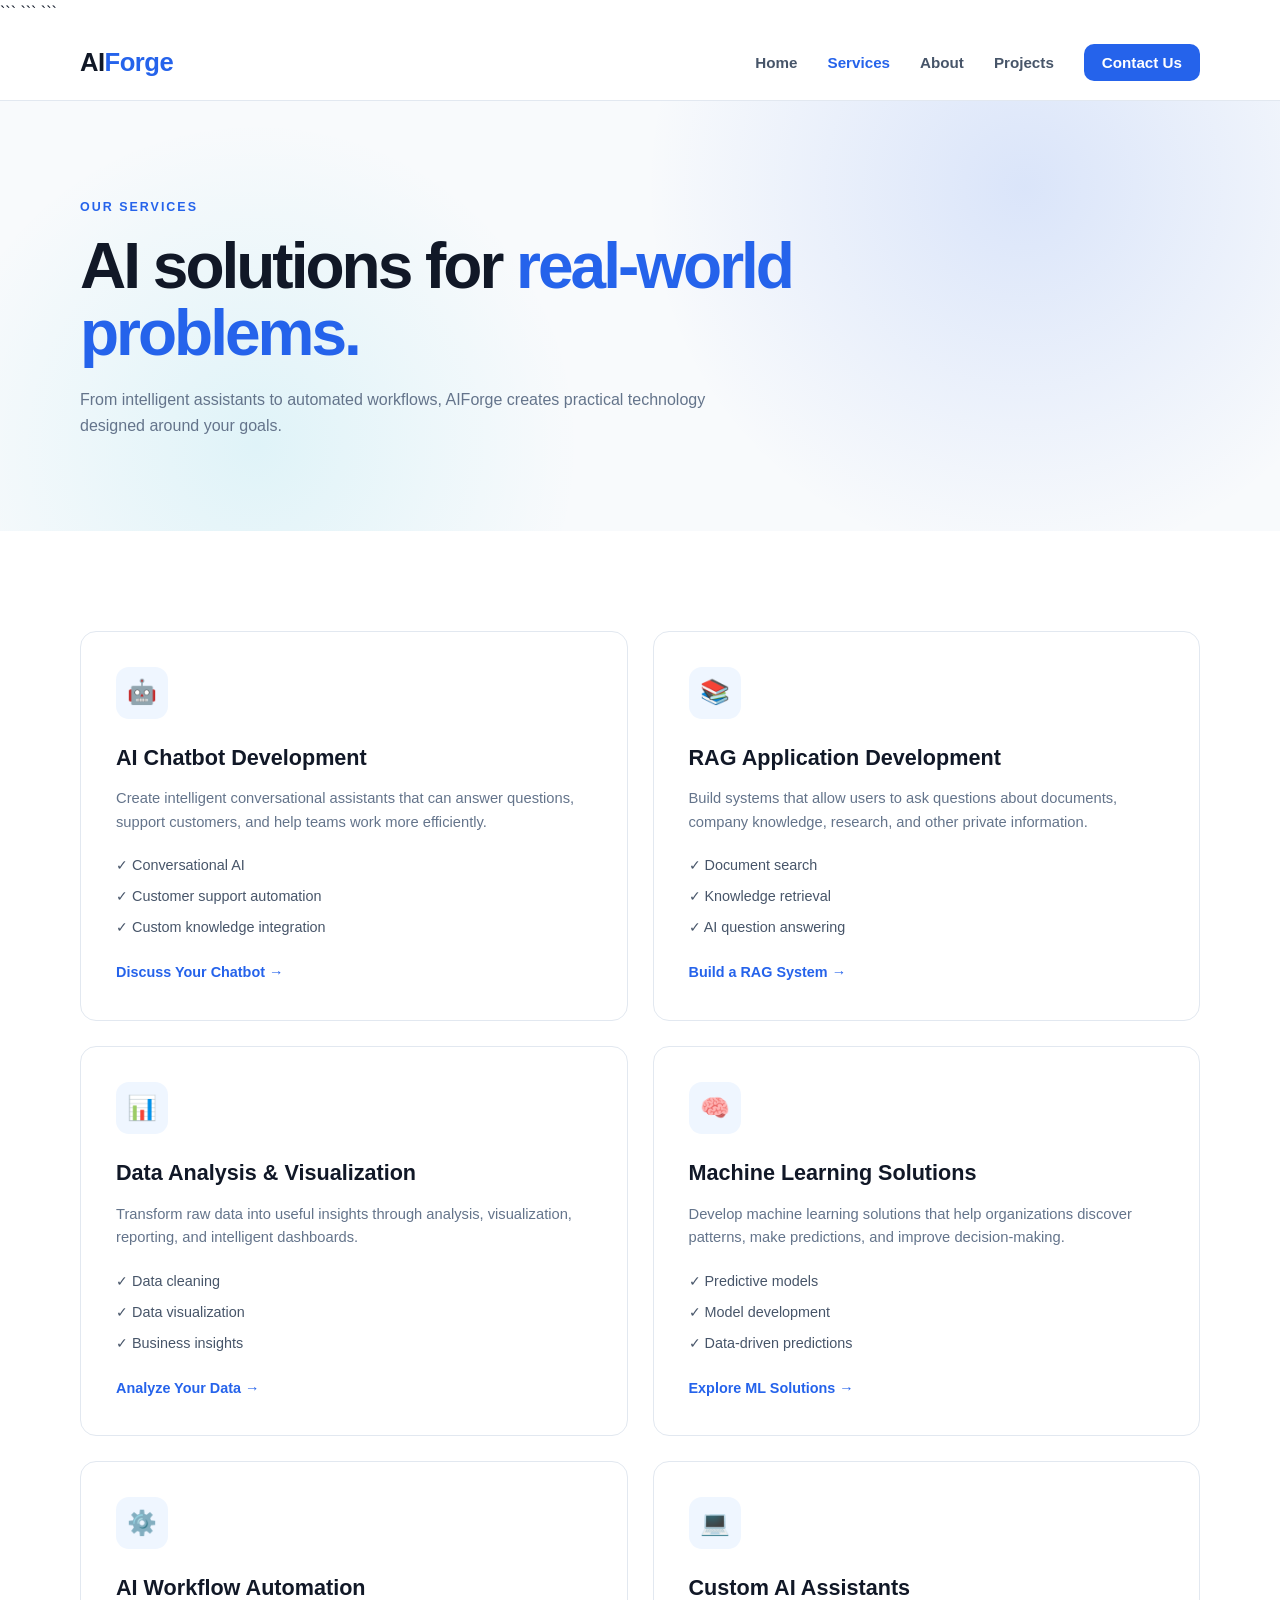
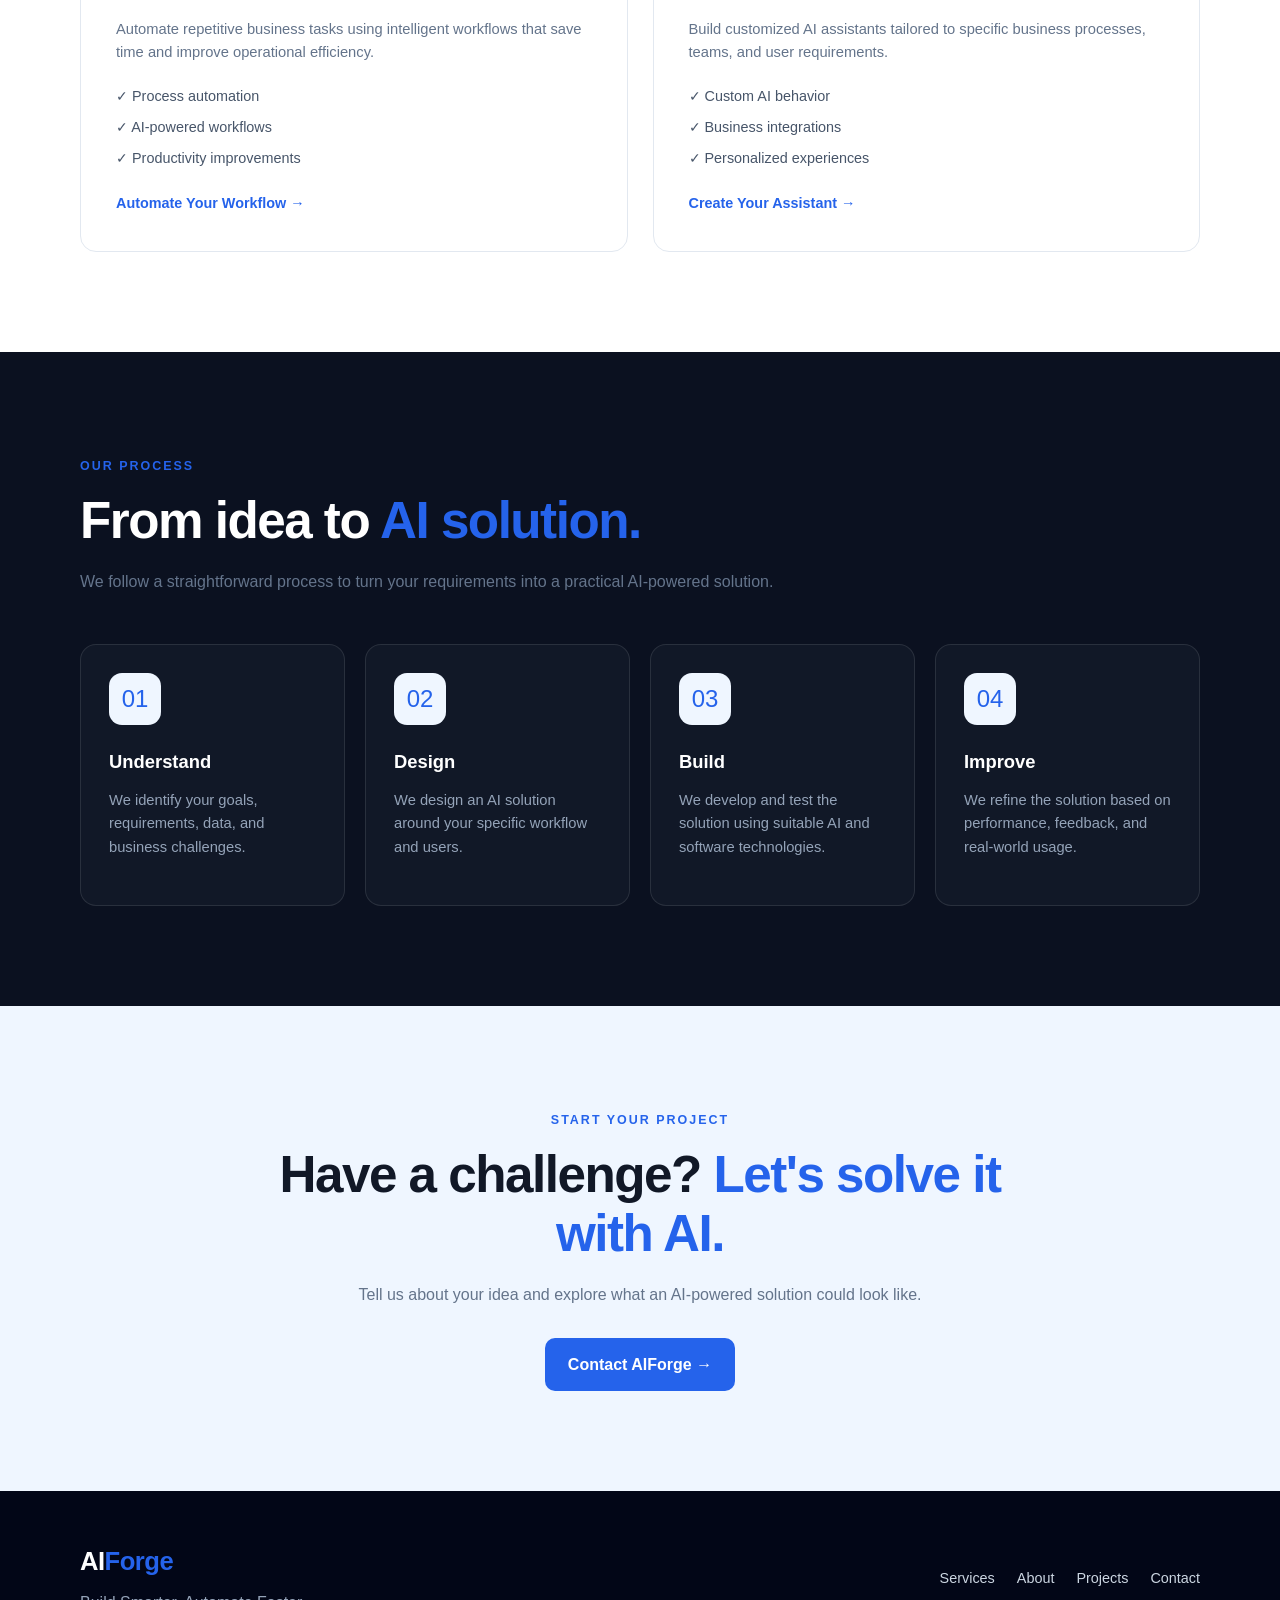
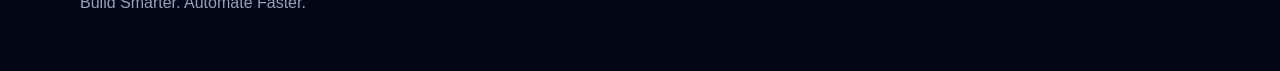
<file: services.html>
<!DOCTYPE html>

<html lang="en">
<head>
    <meta charset="UTF-8">
    <meta name="viewport" content="width=device-width, initial-scale=1.0">

```
<title>Services | AIForge</title>

<meta
    name="description"
    content="Explore AIForge AI development, RAG, data analysis, machine learning and automation services."
>

<link rel="stylesheet" href="css/style.css">
```

</head>

<body>

```
<!-- Navigation -->
<header class="header">
    <nav class="navbar container">

        <a href="index.html" class="logo">
            AI<span>Forge</span>
        </a>

        <button
            class="menu-toggle"
            id="menuToggle"
            aria-label="Toggle navigation menu"
            aria-expanded="false"
        >
            ☰
        </button>

        <ul class="nav-links" id="navLinks">

            <li>
                <a href="index.html">Home</a>
            </li>

            <li>
                <a href="services.html" class="active">Services</a>
            </li>

            <li>
                <a href="about.html">About</a>
            </li>

            <li>
                <a href="projects.html">Projects</a>
            </li>

            <li>
                <a href="contact.html" class="nav-cta">Contact Us</a>
            </li>

        </ul>

    </nav>
</header>


<main>

    <!-- Page Hero -->
    <section class="hero page-hero">

        <div class="container">

            <div class="section-heading">

                <span class="section-label">
                    OUR SERVICES
                </span>

                <h1>
                    AI solutions for
                    <span>real-world problems.</span>
                </h1>

                <p>
                    From intelligent assistants to automated workflows,
                    AIForge creates practical technology designed around
                    your goals.
                </p>

            </div>

        </div>

    </section>


    <!-- Services -->
    <section class="section">

        <div class="container">

            <div class="service-grid service-grid-large">

                <!-- Service 1 -->
                <article class="service-card service-card-large">

                    <div class="service-icon">
                        🤖
                    </div>

                    <h3>
                        AI Chatbot Development
                    </h3>

                    <p>
                        Create intelligent conversational assistants
                        that can answer questions, support customers,
                        and help teams work more efficiently.
                    </p>

                    <ul class="feature-list">
                        <li>✓ Conversational AI</li>
                        <li>✓ Customer support automation</li>
                        <li>✓ Custom knowledge integration</li>
                    </ul>

                    <a href="contact.html">
                        Discuss Your Chatbot →
                    </a>

                </article>


                <!-- Service 2 -->
                <article class="service-card service-card-large">

                    <div class="service-icon">
                        📚
                    </div>

                    <h3>
                        RAG Application Development
                    </h3>

                    <p>
                        Build systems that allow users to ask questions
                        about documents, company knowledge, research,
                        and other private information.
                    </p>

                    <ul class="feature-list">
                        <li>✓ Document search</li>
                        <li>✓ Knowledge retrieval</li>
                        <li>✓ AI question answering</li>
                    </ul>

                    <a href="contact.html">
                        Build a RAG System →
                    </a>

                </article>


                <!-- Service 3 -->
                <article class="service-card service-card-large">

                    <div class="service-icon">
                        📊
                    </div>

                    <h3>
                        Data Analysis & Visualization
                    </h3>

                    <p>
                        Transform raw data into useful insights through
                        analysis, visualization, reporting, and
                        intelligent dashboards.
                    </p>

                    <ul class="feature-list">
                        <li>✓ Data cleaning</li>
                        <li>✓ Data visualization</li>
                        <li>✓ Business insights</li>
                    </ul>

                    <a href="contact.html">
                        Analyze Your Data →
                    </a>

                </article>


                <!-- Service 4 -->
                <article class="service-card service-card-large">

                    <div class="service-icon">
                        🧠
                    </div>

                    <h3>
                        Machine Learning Solutions
                    </h3>

                    <p>
                        Develop machine learning solutions that help
                        organizations discover patterns, make predictions,
                        and improve decision-making.
                    </p>

                    <ul class="feature-list">
                        <li>✓ Predictive models</li>
                        <li>✓ Model development</li>
                        <li>✓ Data-driven predictions</li>
                    </ul>

                    <a href="contact.html">
                        Explore ML Solutions →
                    </a>

                </article>


                <!-- Service 5 -->
                <article class="service-card service-card-large">

                    <div class="service-icon">
                        ⚙️
                    </div>

                    <h3>
                        AI Workflow Automation
                    </h3>

                    <p>
                        Automate repetitive business tasks using
                        intelligent workflows that save time and improve
                        operational efficiency.
                    </p>

                    <ul class="feature-list">
                        <li>✓ Process automation</li>
                        <li>✓ AI-powered workflows</li>
                        <li>✓ Productivity improvements</li>
                    </ul>

                    <a href="contact.html">
                        Automate Your Workflow →
                    </a>

                </article>


                <!-- Service 6 -->
                <article class="service-card service-card-large">

                    <div class="service-icon">
                        💻
                    </div>

                    <h3>
                        Custom AI Assistants
                    </h3>

                    <p>
                        Build customized AI assistants tailored to
                        specific business processes, teams, and user
                        requirements.
                    </p>

                    <ul class="feature-list">
                        <li>✓ Custom AI behavior</li>
                        <li>✓ Business integrations</li>
                        <li>✓ Personalized experiences</li>
                    </ul>

                    <a href="contact.html">
                        Create Your Assistant →
                    </a>

                </article>

            </div>

        </div>

    </section>


    <!-- Process -->
    <section class="section section-dark">

        <div class="container">

            <div class="section-heading">

                <span class="section-label">
                    OUR PROCESS
                </span>

                <h2>
                    From idea to
                    <span>AI solution.</span>
                </h2>

                <p>
                    We follow a straightforward process to turn your
                    requirements into a practical AI-powered solution.
                </p>

            </div>


            <div class="service-grid process-grid">

                <div class="service-card">
                    <div class="service-icon">01</div>

                    <h3>Understand</h3>

                    <p>
                        We identify your goals, requirements, data,
                        and business challenges.
                    </p>
                </div>


                <div class="service-card">
                    <div class="service-icon">02</div>

                    <h3>Design</h3>

                    <p>
                        We design an AI solution around your specific
                        workflow and users.
                    </p>
                </div>


                <div class="service-card">
                    <div class="service-icon">03</div>

                    <h3>Build</h3>

                    <p>
                        We develop and test the solution using suitable
                        AI and software technologies.
                    </p>
                </div>


                <div class="service-card">
                    <div class="service-icon">04</div>

                    <h3>Improve</h3>

                    <p>
                        We refine the solution based on performance,
                        feedback, and real-world usage.
                    </p>
                </div>

            </div>

        </div>

    </section>


    <!-- CTA -->
    <section class="cta-section">

        <div class="container cta-content">

            <span class="section-label">
                START YOUR PROJECT
            </span>

            <h2>
                Have a challenge?
                <span>Let's solve it with AI.</span>
            </h2>

            <p>
                Tell us about your idea and explore what an AI-powered
                solution could look like.
            </p>

            <a href="contact.html" class="btn btn-primary">
                Contact AIForge →
            </a>

        </div>

    </section>

</main>


<!-- Footer -->
<footer class="footer">

    <div class="container footer-content">

        <div>

            <a href="index.html" class="logo">
                AI<span>Forge</span>
            </a>

            <p>
                Build Smarter. Automate Faster.
            </p>

        </div>


        <div class="footer-links">

            <a href="services.html">Services</a>
            <a href="about.html">About</a>
            <a href="projects.html">Projects</a>
            <a href="contact.html">Contact</a>

        </div>

    </div
</file>
<file: css/style.css>
* {
  margin: 0;
  padding: 0;
  box-sizing: border-box;
  }

:root {
--primary: #2563eb;
--primary-dark: #1d4ed8;
--accent: #06b6d4;
--dark: #0b1120;
--dark-card: #111827;
--text: #111827;
--muted: #64748b;
--light: #f8fafc;
--white: #ffffff;
--border: #e2e8f0;
--radius: 16px;
}

html {
scroll-behavior: smooth;
}

body {
font-family: Arial, Helvetica, sans-serif;
background: var(--white);
color: var(--text);
line-height: 1.6;
}

a {
text-decoration: none;
color: inherit;
}

button,
input,
textarea,
select {
font: inherit;
}

.container {
width: min(1120px, 92%);
margin: 0 auto;
}

/* =========================
NAVIGATION
========================= */

.header {
position: sticky;
top: 0;
z-index: 1000;
background: rgba(255, 255, 255, 0.95);
border-bottom: 1px solid var(--border);
backdrop-filter: blur(10px);
}

.navbar {
min-height: 74px;
display: flex;
align-items: center;
justify-content: space-between;
}

.logo {
font-size: 1.6rem;
font-weight: 800;
letter-spacing: -0.5px;
}

.logo span {
color: var(--primary);
}

.nav-links {
display: flex;
align-items: center;
gap: 30px;
list-style: none;
}

.nav-links a {
color: #475569;
font-size: 0.95rem;
font-weight: 600;
transition: 0.3s ease;
}

.nav-links a:hover,
.nav-links a.active {
color: var(--primary);
}

.nav-links .nav-cta {
background: var(--primary);
color: var(--white);
padding: 10px 18px;
border-radius: 10px;
}

.nav-links .nav-cta:hover {
background: var(--primary-dark);
color: var(--white);
}

.menu-toggle {
display: none;
border: none;
background: transparent;
font-size: 1.7rem;
cursor: pointer;
}

/* =========================
HERO
========================= */

.hero {
min-height: 650px;
display: flex;
align-items: center;
background:
radial-gradient(circle at 80% 20%, rgba(37, 99, 235, 0.14), transparent 35%),
radial-gradient(circle at 20% 80%, rgba(6, 182, 212, 0.10), transparent 30%),
#f8fafc;
}

.hero-content {
display: grid;
grid-template-columns: 1.05fr 0.95fr;
gap: 70px;
align-items: center;
padding: 80px 0;
}

.badge {
display: inline-block;
padding: 8px 14px;
margin-bottom: 22px;
border: 1px solid #bfdbfe;
border-radius: 50px;
background: #eff6ff;
color: var(--primary);
font-size: 0.85rem;
font-weight: 700;
}

.hero h1 {
max-width: 700px;
font-size: clamp(2.8rem, 6vw, 5rem);
line-height: 1.05;
letter-spacing: -3px;
margin-bottom: 25px;
}

.hero h1 span,
.section-heading h2 span,
.two-column h2 span,
.cta-content h2 span {
color: var(--primary);
}

.hero-text > p {
max-width: 620px;
color: var(--muted);
font-size: 1.1rem;
margin-bottom: 32px;
}

.hero-buttons {
display: flex;
flex-wrap: wrap;
gap: 14px;
}

.btn {
display: inline-flex;
align-items: center;
justify-content: center;
padding: 13px 22px;
border-radius: 10px;
font-weight: 700;
transition: 0.3s ease;
border: 1px solid transparent;
}

.btn-primary {
background: var(--primary);
color: var(--white);
}

.btn-primary:hover {
background: var(--primary-dark);
transform: translateY(-2px);
}

.btn-secondary {
background: var(--white);
color: var(--text);
border-color: var(--border);
}

.btn-secondary:hover {
border-color: var(--primary);
color: var(--primary);
}

/* =========================
HERO VISUAL
========================= */

.hero-visual {
display: flex;
justify-content: center;
}

.ai-card {
width: min(400px, 100%);
padding: 30px;
border-radius: 25px;
background: var(--dark);
color: var(--white);
box-shadow: 0 30px 70px rgba(15, 23, 42, 0.22);
transform: rotate(2deg);
}

.ai-card-header {
display: flex;
align-items: center;
gap: 9px;
color: #cbd5e1;
font-size: 0.9rem;
}

.status-dot {
width: 9px;
height: 9px;
background: #22c55e;
border-radius: 50%;
display: inline-block;
}

.ai-orb {
width: 170px;
height: 170px;
margin: 50px auto;
border-radius: 50%;
display: flex;
align-items: center;
justify-content: center;
font-size: 3rem;
font-weight: 900;
background: radial-gradient(circle, #38bdf8, #2563eb 55%, #172554);
box-shadow:
0 0 40px rgba(37, 99, 235, 0.5),
0 0 80px rgba(6, 182, 212, 0.2);
}

.ai-stats {
display: grid;
grid-template-columns: repeat(3, 1fr);
gap: 10px;
}

.ai-stats div {
padding: 13px 8px;
text-align: center;
background: rgba(255, 255, 255, 0.06);
border-radius: 10px;
}

.ai-stats strong {
display: block;
font-size: 1.2rem;
}

.ai-stats small {
color: #94a3b8;
}

/* =========================
SECTIONS
========================= */

.section {
padding: 100px 0;
}

.section-heading {
max-width: 720px;
margin-bottom: 50px;
}

.section-label {
display: inline-block;
margin-bottom: 15px;
color: var(--primary);
font-size: 0.78rem;
font-weight: 800;
letter-spacing: 2px;
}

.section-heading h2,
.two-column h2,
.cta-content h2 {
font-size: clamp(2rem, 4vw, 3.2rem);
line-height: 1.15;
letter-spacing: -1.5px;
margin-bottom: 18px;
}

.section-heading p,
.two-column > div > p,
.cta-content > p {
color: var(--muted);
font-size: 1rem;
}

/* =========================
SERVICES
========================= */

.service-grid {
display: grid;
grid-template-columns: repeat(4, 1fr);
gap: 20px;
}

.service-card {
padding: 28px;
border: 1px solid var(--border);
border-radius: var(--radius);
background: var(--white);
transition: 0.3s ease;
}

.service-card:hover {
transform: translateY(-7px);
border-color: #93c5fd;
box-shadow: 0 18px 40px rgba(15, 23, 42, 0.08);
}

.service-icon {
width: 52px;
height: 52px;
display: flex;
align-items: center;
justify-content: center;
margin-bottom: 22px;
border-radius: 13px;
background: #eff6ff;
font-size: 1.5rem;
}

.service-card h3 {
margin-bottom: 12px;
font-size: 1.15rem;
}

.service-card p {
color: var(--muted);
font-size: 0.92rem;
margin-bottom: 18px;
}

.service-card a {
color: var(--primary);
font-weight: 700;
font-size: 0.9rem;
}

/* =========================
DARK SECTION
========================= */

.section-dark {
background: var(--dark);
color: var(--white);
}

.section-dark .two-column > div > p {
color: #94a3b8;
margin-bottom: 30px;
max-width: 560px;
}

.two-column {
display: grid;
grid-template-columns: 1fr 1fr;
gap: 80px;
align-items: center;
}

.benefits {
display: flex;
flex-direction: column;
gap: 25px;
}

.benefit {
display: flex;
gap: 20px;
padding-bottom: 25px;
border-bottom: 1px solid rgba(255, 255, 255, 0.1);
}

.benefit strong {
color: #60a5fa;
font-size: 0.9rem;
}

.benefit h3 {
margin-bottom: 5px;
}

.benefit p {
color: #94a3b8;
font-size: 0.9rem;
}

/* =========================
CTA
========================= */

.cta-section {
padding: 100px 0;
text-align: center;
background: #eff6ff;
}

.cta-content {
max-width: 750px;
}

.cta-content .section-label {
margin-bottom: 15px;
}

.cta-content > p {
max-width: 600px;
margin: 0 auto 30px;
}

/* =========================
FOOTER
========================= */

.footer {
background: #020617;
color: var(--white);
padding: 50px 0 20px;
}

.footer-content {
display: flex;
justify-content: space-between;
gap: 30px;
padding-bottom: 35px;
}

.footer p {
color: #94a3b8;
margin-top: 8px;
}

.footer-links {
display: flex;
flex-wrap: wrap;
gap: 22px;
align-items: center;
}

.footer-links a {
color: #cbd5e1;
font-size: 0.9rem;
}

.footer-links a:hover {
color: var(--white);
}

.footer-bottom {
padding-top: 20px;
border-top: 1px solid rgba(255, 255, 255, 0.1);
}

.footer-bottom p {
font-size: 0.85rem;
}

/* =========================
RESPONSIVE
========================= */

@media (max-width: 900px) {


.hero-content,
.two-column {
    grid-template-columns: 1fr;
    gap: 50px;
}

.service-grid {
    grid-template-columns: repeat(2, 1fr);
}

.hero {
    min-height: auto;
}

.hero-visual {
    justify-content: flex-start;
}


}

@media (max-width: 700px) {


.navbar {
    position: relative;
}

.menu-toggle {
    display: block;
}

.nav-links {
    display: none;
    position: absolute;
    top: 74px;
    left: 0;
    width: 100%;
    padding: 20px;
    flex-direction: column;
    align-items: stretch;
    gap: 10px;
    background: var(--white);
    border-bottom: 1px solid var(--border);
    box-shadow: 0 15px 30px rgba(15, 23, 42, 0.08);
}

.nav-links.show {
    display: flex;
}

.nav-links a {
    display: block;
    padding: 10px;
}

.nav-links .nav-cta {
    text-align: center;
}

.hero-content {
    padding: 60px 0;
}

.hero h1 {
    letter-spacing: -2px;
}

.service-grid {
    grid-template-columns: 1fr;
}

.section {
    padding: 70px 0;
}

.footer-content {
    flex-direction: column;
}

.ai-card {
    transform: none;
}


}

@media (max-width: 450px) {


.hero-buttons {
    flex-direction: column;
}

.hero-buttons .btn {
    width: 100%;
}

.ai-stats {
    grid-template-columns: 1fr;
}

}

/* =========================
SERVICES PAGE
========================= */

.page-hero {
min-height: 430px;
}

.page-hero .section-heading {
margin-bottom: 0;
}

.page-hero h1 {
max-width: 800px;
font-size: clamp(2.5rem, 5vw, 4.2rem);
margin-bottom: 20px;
}

.page-hero .section-heading p {
max-width: 650px;
}

.service-grid-large {
grid-template-columns: repeat(2, 1fr);
gap: 25px;
}

.service-card-large {
padding: 35px;
}

.service-card-large h3 {
font-size: 1.35rem;
}

.feature-list {
list-style: none;
margin: 20px 0;
display: flex;
flex-direction: column;
gap: 8px;
}

.feature-list li {
color: #475569;
font-size: 0.9rem;
}

.process-grid {
grid-template-columns: repeat(4, 1fr);
}

.section-dark .service-card {
background: var(--dark-card);
border-color: rgba(255, 255, 255, 0.1);
}

.section-dark .service-card h3 {
color: var(--white);
}

.section-dark .service-card p {
color: #94a3b8;
}

.section-dark .service-icon {
color: var(--primary);
}

@media (max-width: 900px) {


.process-grid {
    grid-template-columns: repeat(2, 1fr);
}


}

@media (max-width: 700px) {


.service-grid-large {
    grid-template-columns: 1fr;
}

.process-grid {
    grid-template-columns: 1fr;
}

.page-hero {
    min-height: 380px;
}


}

/* CONTACT PAGE */

.contact-hero {
    min-height: 430px;
}

.contact-hero h1 {
    max-width: 800px;
    font-size: clamp(2.5rem, 5vw, 4.2rem);
}

.contact-hero h1 span,
.contact-info h2 span,
.section-dark h2 span {
    color: var(--primary);
}

.contact-hero p {
    max-width: 650px;
}

.contact-grid {
    display: grid;
    grid-template-columns: 1fr 1fr;
    gap: 70px;
    align-items: start;
}

.contact-info h2 {
    font-size: clamp(2rem, 4vw, 3rem);
    margin: 15px 0 20px;
}

.contact-info > p {
    color: #64748b;
    line-height: 1.8;
    max-width: 550px;
}

.contact-details {
    margin-top: 35px;
    display: flex;
    flex-direction: column;
    gap: 22px;
}

.contact-detail {
    display: flex;
    align-items: center;
    gap: 15px;
}

.contact-icon {
    width: 48px;
    height: 48px;
    background: #eff6ff;
    border-radius: 12px;
    display: flex;
    align-items: center;
    justify-content: center;
    font-size: 20px;
}

.contact-detail h4 {
    margin-bottom: 4px;
}

.contact-detail p {
    color: #64748b;
    font-size: 14px;
}

.contact-form-wrapper {
    background: #ffffff;
    padding: 35px;
    border: 1px solid #dbe4ef;
    border-radius: 20px;
    box-shadow: 0 15px 40px rgba(15, 23, 42, 0.08);
}

.contact-form {
    display: flex;
    flex-direction: column;
    gap: 20px;
}

.form-group {
    display: flex;
    flex-direction: column;
    gap: 8px;
}

.form-group label {
    font-weight: 600;
    font-size: 14px;
}

.form-group input,
.form-group select,
.form-group textarea {
    width: 100%;
    padding: 13px 15px;
    border: 1px solid #d5deea;
    border-radius: 10px;
    font-family: inherit;
    font-size: 14px;
    outline: none;
    transition: 0.2s;
}

.form-group textarea {
    resize: vertical;
}

.form-group input:focus,
.form-group select:focus,
.form-group textarea:focus {
    border-color: var(--primary);
    box-shadow: 0 0 0 3px rgba(37, 99, 235, 0.1);
}

.form-message {
    margin: 0;
    font-size: 14px;
    font-weight: 600;
}

@media (max-width: 800px) {

    .contact-grid {
        grid-template-columns: 1fr;
        gap: 45px;
    }

    .contact-form-wrapper {
        padding: 25px;
    }
}

/* PROJECTS PAGE */

.projects-hero {
    min-height: 430px;
}

.projects-hero h1 {
    max-width: 850px;
    font-size: clamp(2.5rem, 5vw, 4.2rem);
}

.projects-hero h1 span {
    color: var(--primary);
}

.projects-hero p {
    max-width: 680px;
}


/* PROJECT GRID */

.projects-grid {
    display: grid;
    grid-template-columns: repeat(2, 1fr);
    gap: 30px;
}


/* PROJECT CARD */

.project-card {
    overflow: hidden;
    background: #ffffff;
    border: 1px solid #dbe4ef;
    border-radius: 20px;
    transition: transform 0.25s ease,
                box-shadow 0.25s ease;
}

.project-card:hover {
    transform: translateY(-6px);
    box-shadow: 0 20px 45px rgba(15, 23, 42, 0.1);
}


/* PROJECT VISUAL */

.project-visual {
    height: 260px;
    background: #f1f6fc;
    display: flex;
    align-items: center;
    justify-content: center;
    padding: 30px;
}


/* CHATBOT VISUAL */

.visual-window {
    width: 85%;
    max-width: 420px;
    background: #ffffff;
    border: 1px solid #dbe4ef;
    border-radius: 12px;
    padding: 15px;
    box-shadow: 0 10px 30px rgba(15, 23, 42, 0.08);
}

.visual-top {
    display: flex;
    gap: 5px;
    margin-bottom: 15px;
}

.visual-top span {
    width: 7px;
    height: 7px;
    border-radius: 50%;
    background: #cbd5e1;
}

.chat-row {
    display: flex;
    margin-bottom: 10px;
}

.user-row {
    justify-content: flex-end;
}

.chat-bubble {
    max-width: 75%;
    background: #eff6ff;
    color: #334155;
    padding: 8px 12px;
    border-radius: 8px;
    font-size: 11px;
}

.user-row .chat-bubble {
    background: #2563eb;
    color: #ffffff;
}


/* RAG VISUAL */

.document-card {
    width: 150px;
    background: #ffffff;
    padding: 20px;
    border-radius: 10px;
    box-shadow: 0 10px 25px rgba(15, 23, 42, 0.08);
}

.document-line {
    height: 7px;
    background: #dbeafe;
    border-radius: 5px;
    margin-bottom: 10px;
}

.document-line.large {
    width: 90%;
}

.document-line.short {
    width: 55%;
}

.rag-search {
    margin-left: -20px;
    margin-top: 90px;
    background: #2563eb;
    color: #ffffff;
    padding: 12px 18px;
    border-radius: 10px;
    font-size: 12px;
    box-shadow: 0 10px 20px rgba(37, 99, 235, 0.2);
}


/* DASHBOARD VISUAL */

.dashboard-visual {
    position: relative;
    gap: 25px;
}

.chart-bars {
    width: 220px;
    height: 150px;
    display: flex;
    align-items: end;
    gap: 15px;
    border-bottom: 2px solid #cbd5e1;
    border-left: 2px solid #cbd5e1;
    padding: 10px;
}

.chart-bars span {
    width: 25px;
    background: #2563eb;
    border-radius: 5px 5px 0 0;
}

.chart-line {
    background: #ffffff;
    border: 1px solid #dbe4ef;
    border-radius: 10px;
    padding: 15px;
    color: #2563eb;
    font-weight: 700;
}


/* AUTOMATION VISUAL */

.automation-flow {
    display: flex;
    align-items: center;
    gap: 12px;
}

.flow-box {
    background: #ffffff;
    border: 1px solid #dbe4ef;
    border-radius: 10px;
    padding: 20px 15px;
    min-width: 75px;
    text-align: center;
    font-weight: 700;
    box-shadow: 0 8px 20px rgba(15, 23, 42, 0.06);
}

.flow-arrow {
    color: #2563eb;
    font-size: 20px;
    font-weight: 700;
}


/* PROJECT CONTENT */

.project-content {
    padding: 30px;
}

.project-category {
    color: #2563eb;
    font-size: 12px;
    font-weight: 700;
    letter-spacing: 1px;
}

.project-content h2 {
    font-size: 1.5rem;
    margin: 10px 0 12px;
}

.project-content > p {
    color: #64748b;
    line-height: 1.7;
    font-size: 14px;
}


/* TECHNOLOGY TAGS */

.tech-tags {
    display: flex;
    flex-wrap: wrap;
    gap: 8px;
    margin: 20px 0;
}

.tech-tags span {
    padding: 6px 10px;
    background: #eff6ff;
    color: #2563eb;
    border-radius: 6px;
    font-size: 11px;
    font-weight: 600;
}


/* BENEFIT */

.project-benefit {
    padding-top: 18px;
    border-top: 1px solid #e2e8f0;
    color: #64748b;
    font-size: 13px;
    line-height: 1.6;
}

.project-benefit strong {
    color: #1e293b;
}


/* PROJECT RESPONSIVE */

@media (max-width: 850px) {

    .projects-grid {
        grid-template-columns: 1fr;
    }

}


@media (max-width: 600px) {

    .project-visual {
        height: 220px;
    }

    .project-content {
        padding: 25px;
    }

    .automation-flow {
        gap: 6px;
    }

    .flow-box {
        min-width: 60px;
        padding: 15px 8px;
        font-size: 12px;
    }

}
</file>
